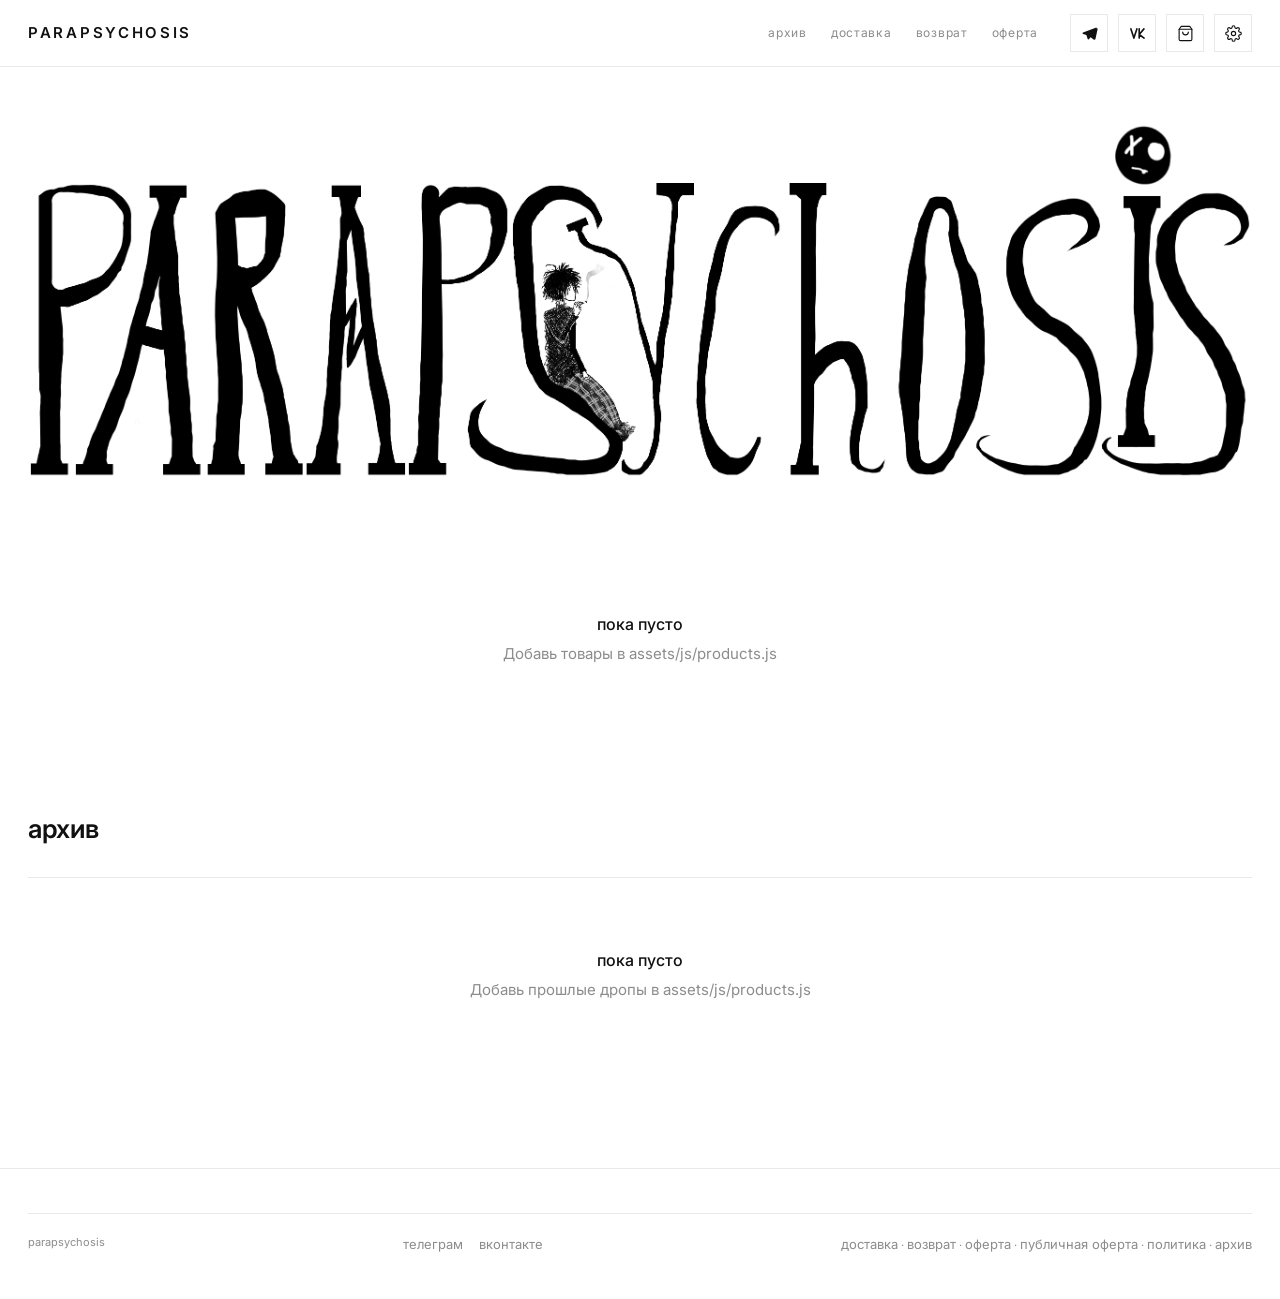
<file: index.html>
<!DOCTYPE html>
<html lang="ru">
<head>
<meta charset="utf-8">
<meta name="viewport" content="width=device-width, initial-scale=1">
<meta name="theme-color" content="#ff217d">
<meta http-equiv="Cache-Control" content="no-store, must-revalidate">
<title>parapsychosis</title>
<link rel="preconnect" href="https://fonts.googleapis.com">
<link rel="preconnect" href="https://fonts.gstatic.com" crossorigin>
<link href="https://fonts.googleapis.com/css2?family=Inter:wght@400;500;600&display=swap" rel="stylesheet">
<link rel="stylesheet" href="assets/css/style.css?v=25">
<link rel="icon" type="image/png" href="assets/img/favicon.png?v=25">
<link rel="apple-touch-icon" href="assets/img/favicon.png?v=25">
</head>
<body>

<header class="header">
  <div class="wrap header__row">
    <a href="index.html" class="logo">parapsychosis</a>
    <nav class="nav">
      <a href="#stock">наличие</a>
      <a href="archive.html">архив</a>
      <a href="delivery.html">доставка</a>
      <a href="return.html">возврат</a>
      <a href="offer.html">оферта</a>
    </nav>
    <div class="header__actions">
      <div class="socials">
        <a href="https://t.me/parapsychosis13" target="_blank" rel="noopener" aria-label="Телеграм" title="Телеграм">
          <svg viewBox="0 0 24 24" fill="currentColor" width="17" height="17" aria-hidden="true"><path d="M21.7 3.4 2.9 10.6c-1 .4-1 1.9.1 2.2l4.6 1.4 1.8 5.6c.2.7 1.1.9 1.6.3l2.6-2.9 4.7 3.5c.8.6 1.9.1 2.1-.8l3-14c.2-.9-.6-1.6-1.4-1.3z"/></svg>
        </a>
        <a href="https://vk.ru/club241979595" target="_blank" rel="noopener" aria-label="ВКонтакте" title="ВКонтакте">
<svg viewBox="0 0 24 24" fill="none" stroke="currentColor" stroke-width="2.3" stroke-linecap="round" stroke-linejoin="round" width="17" height="17" aria-hidden="true"><path d="M2.7 5.5 6.9 18.5 11.1 5.5M14.4 5.5v13M21.1 5.5l-6.7 7.9 6.9 5.1"/></svg>
        </a>
      </div>
      <button class="icon-btn" id="cartBtn" aria-label="Корзина">
        <svg width="17" height="17" viewBox="0 0 24 24" fill="none" stroke="currentColor" stroke-width="1.6" stroke-linecap="round" stroke-linejoin="round"><path d="M6 2 3 6v14a2 2 0 0 0 2 2h14a2 2 0 0 0 2-2V6l-3-4z"/><path d="M3 6h18"/><path d="M16 10a4 4 0 0 1-8 0"/></svg>
        <span class="icon-btn__count" id="cartCount">0</span>
      </button>
      <button class="gear" id="gearBtn" aria-label="Настройки" title="Настройки">
        <svg viewBox="0 0 24 24" fill="none" stroke="currentColor" stroke-width="1.6" stroke-linecap="round" stroke-linejoin="round">
          <circle cx="12" cy="12" r="3"/>
          <path d="M19.4 15a1.65 1.65 0 0 0 .33 1.82l.06.06a2 2 0 1 1-2.83 2.83l-.06-.06a1.65 1.65 0 0 0-1.82-.33 1.65 1.65 0 0 0-1 1.51V21a2 2 0 1 1-4 0v-.09A1.65 1.65 0 0 0 9 19.4a1.65 1.65 0 0 0-1.82.33l-.06.06a2 2 0 1 1-2.83-2.83l.06-.06a1.65 1.65 0 0 0 .33-1.82 1.65 1.65 0 0 0-1.51-1H3a2 2 0 1 1 0-4h.09A1.65 1.65 0 0 0 4.6 9a1.65 1.65 0 0 0-.33-1.82l-.06-.06a2 2 0 1 1 2.83-2.83l.06.06a1.65 1.65 0 0 0 1.82.33H9a1.65 1.65 0 0 0 1-1.51V3a2 2 0 1 1 4 0v.09a1.65 1.65 0 0 0 1 1.51 1.65 1.65 0 0 0 1.82-.33l.06-.06a2 2 0 1 1 2.83 2.83l-.06.06a1.65 1.65 0 0 0-.33 1.82V9a1.65 1.65 0 0 0 1.51 1H21a2 2 0 1 1 0 4h-.09a1.65 1.65 0 0 0-1.51 1z"/>
        </svg>
      </button>
    </div>
  </div>
</header>

<section class="banner">
  <div class="wrap">
    <div class="banner__logo">
      <img class="logo-light" src="logo-light.png?v=26" alt="parapsychosis" width="2609" height="757">
      <img class="logo-dark" src="logo-dark.png?v=26" alt="" aria-hidden="true" width="2609" height="757">
    </div>
  </div>
</section>

<!-- наличие -->
<section id="stock">
  <div class="wrap">
    <div class="catalog__head" id="stockHead" hidden>
      <div class="catalog__title">
        <h2>наличие</h2>
        <p id="stockMeta"></p>
      </div>
    </div>

    <div class="filters" id="filters" hidden>
      <div class="chips" id="catChips"></div>
      <div class="filters__right">
        <div class="select" id="sortSelect">
          <button class="select__btn" type="button" aria-haspopup="listbox" aria-expanded="false" aria-label="Сортировка">
            <span class="select__value" id="sortLabel">сначала новые</span>
            <svg class="select__caret" width="11" height="11" viewBox="0 0 24 24" fill="none" stroke="currentColor" stroke-width="2.2" stroke-linecap="round" stroke-linejoin="round" aria-hidden="true"><path d="m6 9 6 6 6-6"/></svg>
          </button>
          <div class="select__list" role="listbox" hidden>
            <button class="select__opt is-active" type="button" role="option" aria-selected="true" data-value="new">сначала новые</button>
            <button class="select__opt" type="button" role="option" aria-selected="false" data-value="cheap">дешевле</button>
            <button class="select__opt" type="button" role="option" aria-selected="false" data-value="exp">дороже</button>
          </div>
        </div>
        <input type="search" id="searchInput" placeholder="поиск" aria-label="Поиск">
      </div>
    </div>

    <div class="grid" id="grid"></div>
  </div>
</section>

<!-- архив -->
<section id="history">
  <div class="wrap">
    <div class="catalog__head">
      <div class="catalog__title"><h2>архив</h2></div>
    </div>
    <div class="history" id="historyList"></div>
  </div>
</section>

<footer class="footer">
  <div class="wrap">
    <div class="footer__bottom">
      <span>parapsychosis</span>
      <div class="footer__links">
        <a href="https://t.me/parapsychosis13" target="_blank" rel="noopener">телеграм</a>
        <a href="https://vk.ru/club241979595" target="_blank" rel="noopener">вконтакте</a>
      </div>
      <span>
        <a href="delivery.html">доставка</a> ·
        <a href="return.html">возврат</a> ·
        <a href="offer.html">оферта</a> ·
        <a href="public-offer.html">публичная оферта</a> ·
        <a href="privacy.html">политика</a> ·
        <a href="archive.html">архив</a>
      </span>
    </div>
  </div>
</footer>

<!-- ============ НАСТРОЙКИ ============ -->
<aside class="settings" id="settings" aria-label="Настройки">
  <div class="settings__head">
    <h3>настройки</h3>
    <button class="icon-btn" id="closeSettings" aria-label="Закрыть">
      <svg width="15" height="15" viewBox="0 0 24 24" fill="none" stroke="currentColor" stroke-width="1.8" stroke-linecap="round"><path d="M18 6 6 18M6 6l12 12"/></svg>
    </button>
  </div>

  <div class="settings__body">
    <div class="settings__group">
      <div class="settings__label">цвет кнопок <b id="hexOut">#FF217D</b></div>
      <div class="swatches" id="swatches"></div>
    </div>

    <div class="settings__group">
      <div class="settings__label">свой цвет</div>
      <div class="color-row">
        <input type="color" id="colorPicker" value="#ff217d">
        <input type="text" id="colorHex" placeholder="#FF217D" maxlength="7">
        <button class="btn btn--sm" id="applyHex">ок</button>
      </div>
    </div>

    <div class="settings__group">
      <div class="settings__label">тема</div>
      <div class="preview__row" id="themeRow">
<button class="btn btn--sm theme-btn" data-mode="light">светлая</button>
      <button class="btn btn--sm theme-btn" data-mode="dark">тёмная</button>
      <button class="btn btn--sm theme-btn" data-mode="auto">как в системе</button>
      </div>
    </div>

    <div class="settings__group">
      <label class="switch">
        <span class="switch__text">случайный цвет при заходе</span>
        <input type="checkbox" id="randomToggle" checked>
        <span class="switch__track"></span>
      </label>
    </div>

    <div class="settings__group">
      <button class="btn btn--plain btn--block" id="randomizeNow">случайный цвет</button>
      <button class="btn btn--plain btn--block" id="resetTheme" style="margin-top:6px">сбросить</button>
    </div>
  </div>
</aside>

<!-- ============ КОРЗИНА ============ -->
<div class="overlay" id="overlay"></div>

<aside class="drawer" id="cartDrawer" aria-label="Корзина">
  <div class="drawer__head">
    <h3>корзина</h3>
    <button class="icon-btn" id="closeCart" aria-label="Закрыть">
      <svg width="15" height="15" viewBox="0 0 24 24" fill="none" stroke="currentColor" stroke-width="1.8" stroke-linecap="round"><path d="M18 6 6 18M6 6l12 12"/></svg>
    </button>
  </div>
  <div class="drawer__body" id="cartBody"></div>
  <div class="drawer__foot" id="cartFoot"></div>
</aside>

<aside class="drawer" id="checkoutDrawer" aria-label="Оформление">
  <div class="drawer__head">
    <h3>оформление</h3>
    <button class="icon-btn" id="closeCheckout" aria-label="Закрыть">
      <svg width="15" height="15" viewBox="0 0 24 24" fill="none" stroke="currentColor" stroke-width="1.8" stroke-linecap="round"><path d="M18 6 6 18M6 6l12 12"/></svg>
    </button>
  </div>
  <div class="drawer__body" id="checkoutBody"></div>
</aside>

<div class="toast" id="toast"></div>

<script src="assets/js/products.js?v=25"></script>
<script src="assets/js/theme.js?v=25"></script>
<script src="assets/js/app.js?v=25"></script>
</body>
</html>
</file>
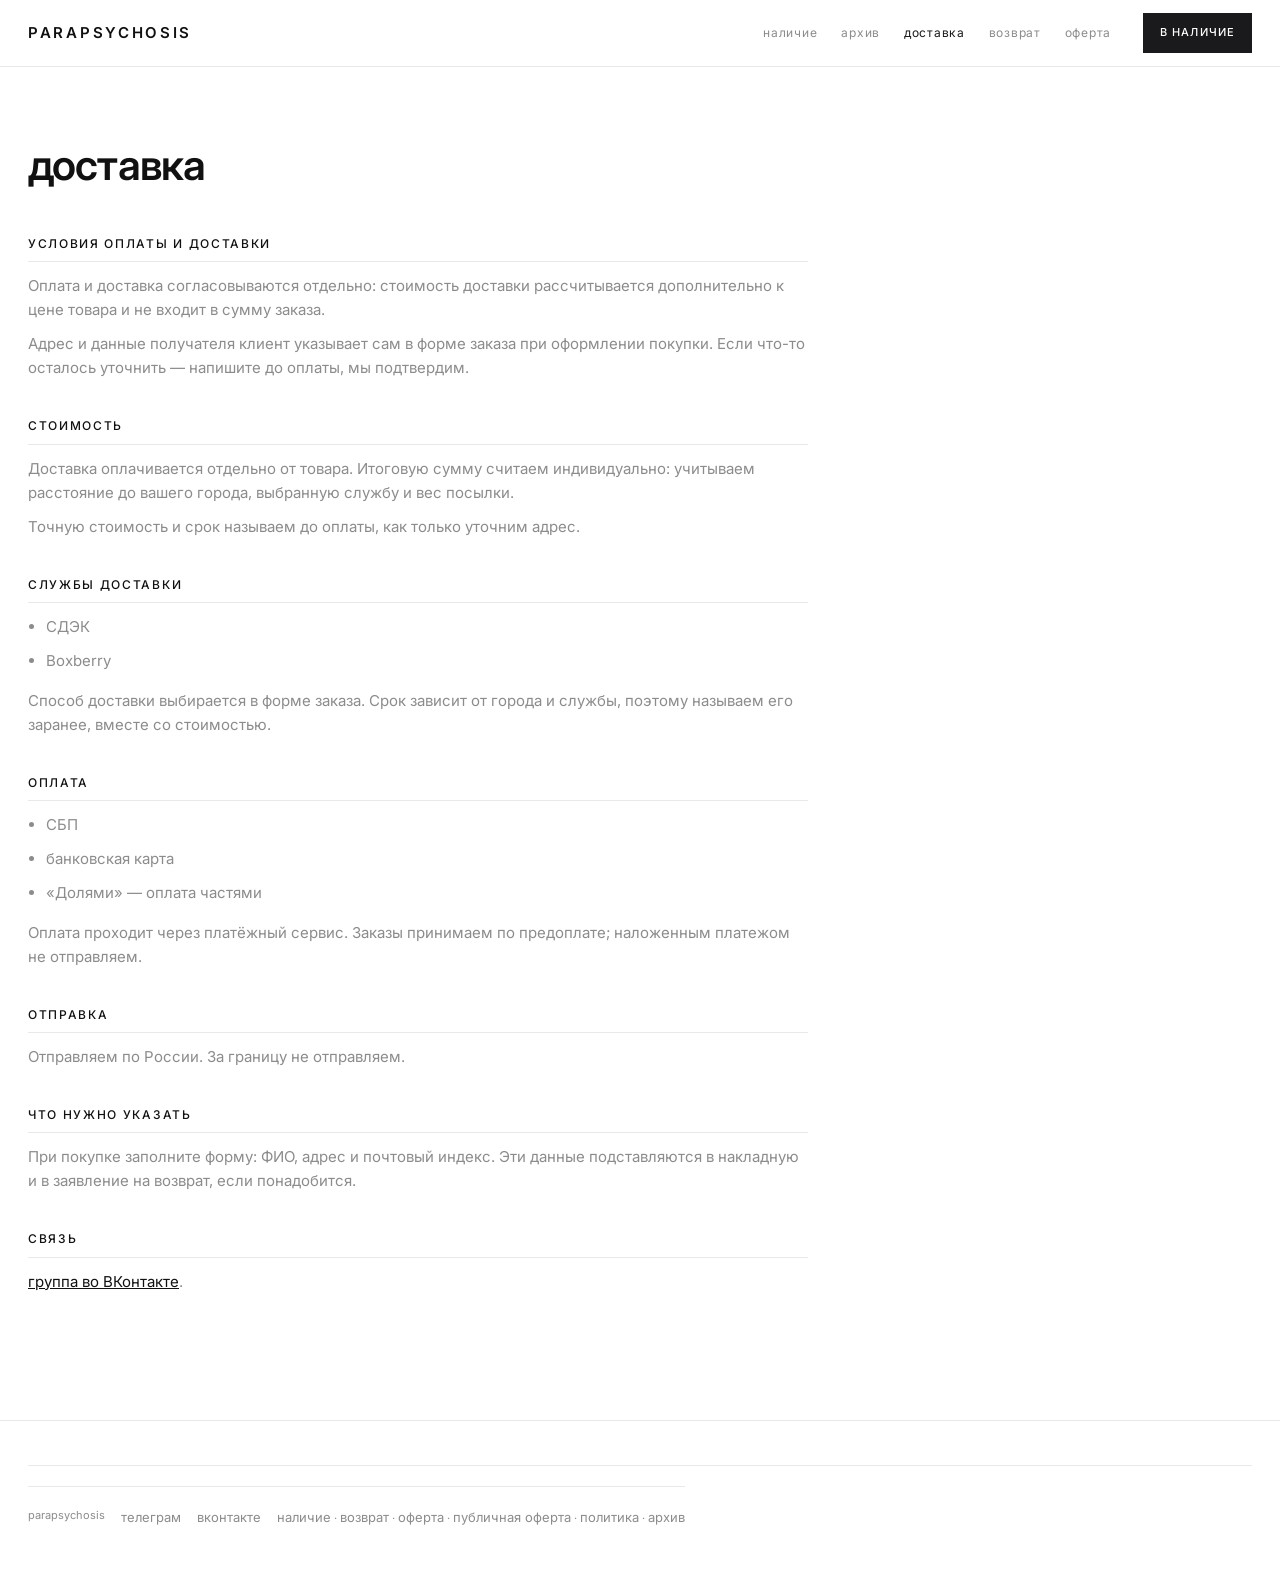
<file: delivery.html>
<!DOCTYPE html>
<html lang="ru">
<head>
<meta charset="utf-8">
<meta name="viewport" content="width=device-width, initial-scale=1">
<meta name="theme-color" content="#ff217d">
<meta http-equiv="Cache-Control" content="no-store, must-revalidate">
<title>parapsychosis</title>
<link href="https://fonts.googleapis.com/css2?family=Inter:wght@400;500;600&display=swap" rel="stylesheet">
<link rel="stylesheet" href="assets/css/style.css?v=25">
<link rel="icon" type="image/png" href="assets/img/favicon.png?v=25">
<link rel="apple-touch-icon" href="assets/img/favicon.png?v=25">
</head>
<body>

<header class="header">
  <div class="wrap header__row">
    <a href="index.html" class="logo">parapsychosis</a>
    <nav class="nav">
      <a href="index.html#stock">наличие</a>
      <a href="archive.html">архив</a>
      <a href="delivery.html">доставка</a>
      <a href="return.html">возврат</a>
      <a href="offer.html">оферта</a>
    </nav>
    <div class="header__actions">
      <a href="index.html#stock" class="btn btn--sm">в наличие</a>
    </div>
  </div>
</header>

<div class="wrap">
  <div class="page">
    <h1>доставка</h1>

    <h2>условия оплаты и доставки</h2>
    <p>Оплата и доставка согласовываются отдельно: стоимость доставки рассчитывается
    дополнительно к цене товара и не входит в сумму заказа.</p>
    <p>Адрес и данные получателя клиент указывает сам в форме заказа при оформлении покупки.
    Если что-то осталось уточнить — напишите до оплаты, мы подтвердим.</p>

    <h2>стоимость</h2>
    <p>Доставка оплачивается отдельно от товара. Итоговую сумму считаем индивидуально:
    учитываем расстояние до вашего города, выбранную службу и вес посылки.</p>
    <p>Точную стоимость и срок называем до оплаты, как только уточним адрес.</p>

    <h2>службы доставки</h2>
    <ul>
      <li>СДЭК</li>
      <li>Boxberry</li>
    </ul>
    <p>Способ доставки выбирается в форме заказа. Срок зависит от города и службы,
    поэтому называем его заранее, вместе со стоимостью.</p>

    <h2>оплата</h2>
    <ul>
      <li>СБП</li>
      <li>банковская карта</li>
      <li>«Долями» — оплата частями</li>
    </ul>
    <p>Оплата проходит через платёжный сервис. Заказы принимаем по предоплате;
    наложенным платежом не отправляем.</p>

    <h2>отправка</h2>
    <p>Отправляем по России. За границу не отправляем.</p>

    <h2>что нужно указать</h2>
    <p>При покупке заполните форму: ФИО, адрес и почтовый индекс. Эти данные подставляются
    в накладную и в заявление на возврат, если понадобится.</p>

    <h2>связь</h2>
    <p><a href="https://vk.ru/club241979595" target="_blank" rel="noopener">группа во ВКонтакте</a>.</p>
  </div>
</div>

<footer class="footer">
  <div class="wrap">
    <div class="footer__bottom">
    <div class="footer__bottom">
      <span>parapsychosis</span>
      <div class="footer__links">
        <a href="https://t.me/parapsychosis13" target="_blank" rel="noopener">телеграм</a>
        <a href="https://vk.ru/club241979595" target="_blank" rel="noopener">вконтакте</a>
      </div>
      <span>
        <a href="index.html">наличие</a> ·
        <a href="return.html">возврат</a> ·
        <a href="offer.html">оферта</a> ·
        <a href="public-offer.html">публичная оферта</a> ·
        <a href="privacy.html">политика</a> ·
        <a href="archive.html">архив</a>
      </span>
    </div>
  </div>
</footer>

<script src="assets/js/theme.js?v=25"></script>
<script>document.addEventListener('DOMContentLoaded', () => Theme.init());</script>

</body>
</html>
</file>
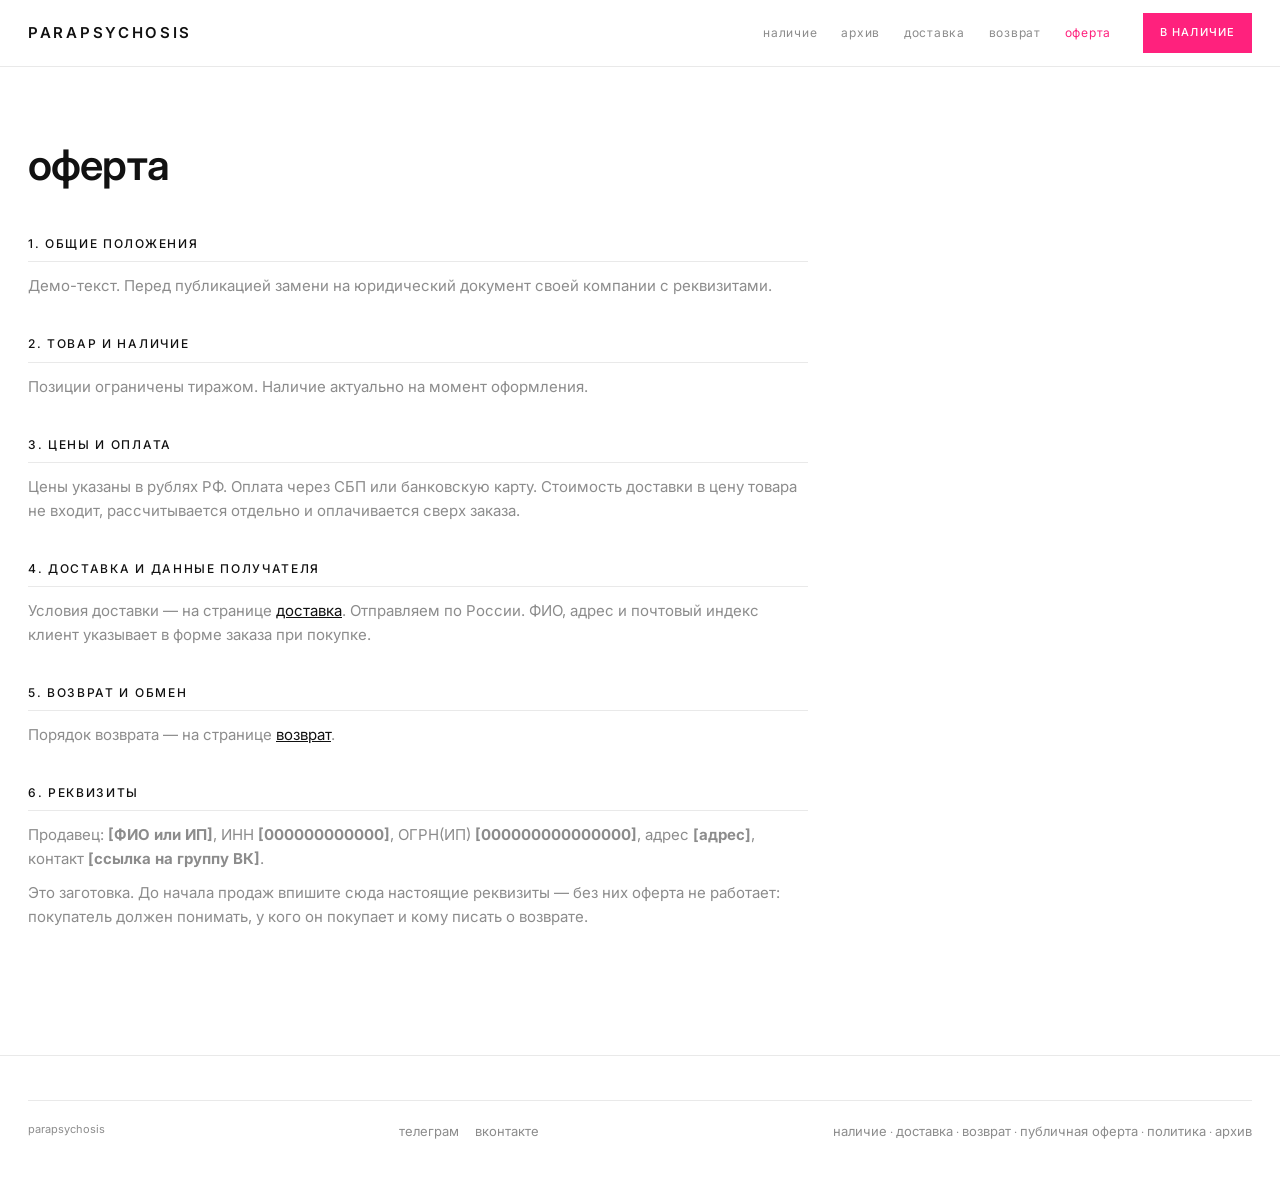
<file: offer.html>
<!DOCTYPE html>
<html lang="ru">
<head>
<meta charset="utf-8">
<meta name="viewport" content="width=device-width, initial-scale=1">
<meta name="theme-color" content="#ff217d">
<title>parapsychosis</title>
<link href="https://fonts.googleapis.com/css2?family=Inter:wght@400;500;600&display=swap" rel="stylesheet">
<link rel="stylesheet" href="assets/css/style.css?v=25">
<link rel="icon" type="image/png" href="assets/img/favicon.png?v=25">
<link rel="apple-touch-icon" href="assets/img/favicon.png?v=25">
</head>
<body>

<header class="header">
  <div class="wrap header__row">
    <a href="index.html" class="logo">parapsychosis</a>
    <nav class="nav">
      <a href="index.html#stock">наличие</a>
      <a href="archive.html">архив</a>
      <a href="delivery.html">доставка</a>
      <a href="return.html">возврат</a>
      <a href="offer.html">оферта</a>
    </nav>
    <div class="header__actions">
      <a href="index.html#stock" class="btn btn--sm">в наличие</a>
    </div>
  </div>
</header>

<div class="wrap">
  <div class="page">
    <h1>оферта</h1>

    <h2>1. Общие положения</h2>
    <p>Демо-текст. Перед публикацией замени на юридический документ своей компании с реквизитами.</p>

    <h2>2. Товар и наличие</h2>
    <p>Позиции ограничены тиражом. Наличие актуально на момент оформления.</p>

    <h2>3. Цены и оплата</h2>
    <p>Цены указаны в рублях РФ. Оплата через СБП или банковскую карту.
    Стоимость доставки в цену товара не входит, рассчитывается отдельно и оплачивается сверх заказа.</p>

    <h2>4. Доставка и данные получателя</h2>
    <p>Условия доставки — на странице <a href="delivery.html">доставка</a>.
    Отправляем по России. ФИО, адрес и почтовый индекс клиент указывает в форме заказа при покупке.</p>

    <h2>5. Возврат и обмен</h2>
    <p>Порядок возврата — на странице <a href="return.html">возврат</a>.</p>

    <h2>6. Реквизиты</h2>
    <p>Продавец: <b>[ФИО или ИП]</b>, ИНН <b>[000000000000]</b>, ОГРН(ИП) <b>[000000000000000]</b>,
    адрес <b>[адрес]</b>, контакт <b>[ссылка на группу ВК]</b>.</p>
    <p>Это заготовка. До начала продаж впишите сюда настоящие реквизиты — без них
    оферта не работает: покупатель должен понимать, у кого он покупает и кому писать о возврате.</p>
  </div>
</div>

<footer class="footer">
  <div class="wrap">
    <div class="footer__bottom">
      <span>parapsychosis</span>
      <div class="footer__links">
        <a href="https://t.me/parapsychosis13" target="_blank" rel="noopener">телеграм</a>
        <a href="https://vk.ru/club241979595" target="_blank" rel="noopener">вконтакте</a>
      </div>
      <span>
        <a href="index.html">наличие</a> ·
        <a href="delivery.html">доставка</a> ·
        <a href="return.html">возврат</a> ·
        <a href="public-offer.html">публичная оферта</a> ·
        <a href="privacy.html">политика</a> ·
        <a href="archive.html">архив</a>
      </span>
    </div>
  </div>
</footer>

<script src="assets/js/theme.js?v=25"></script>
<script>document.addEventListener('DOMContentLoaded', () => Theme.init());</script>

</body>
</html>
</file>
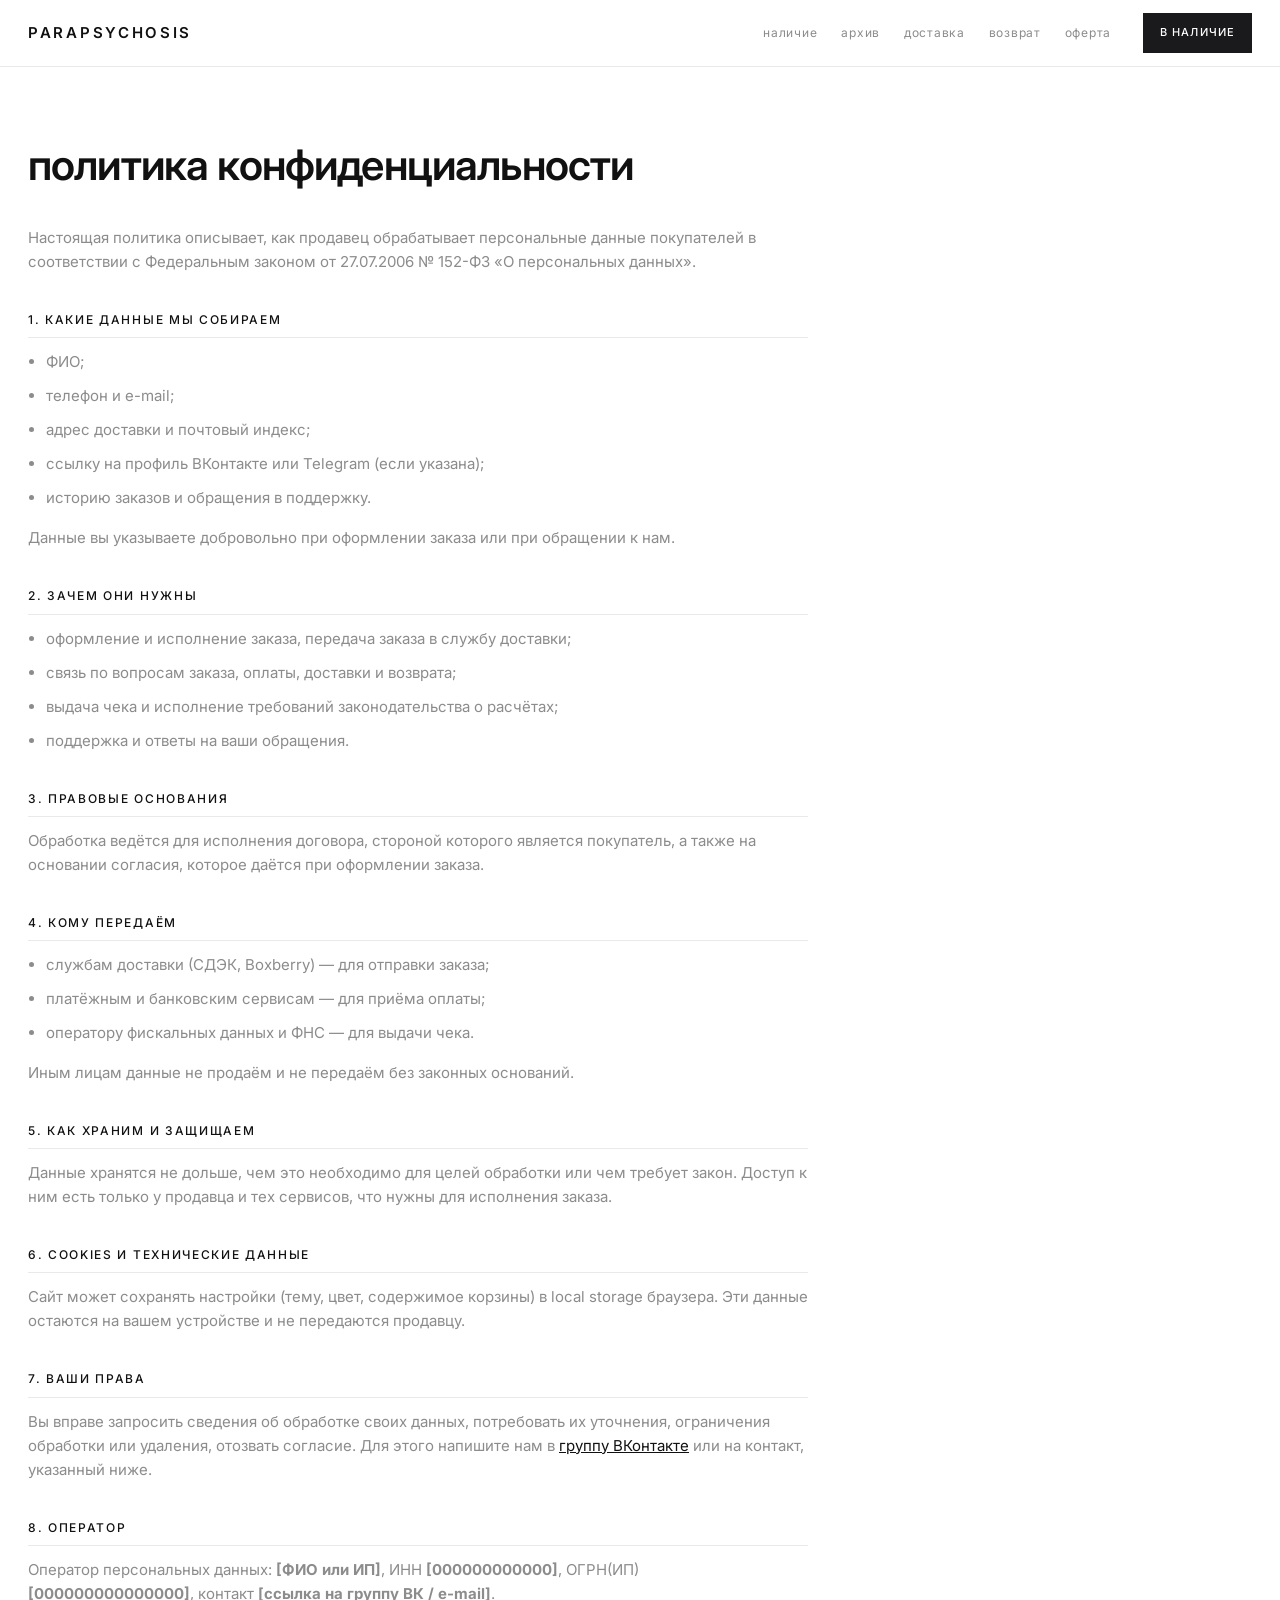
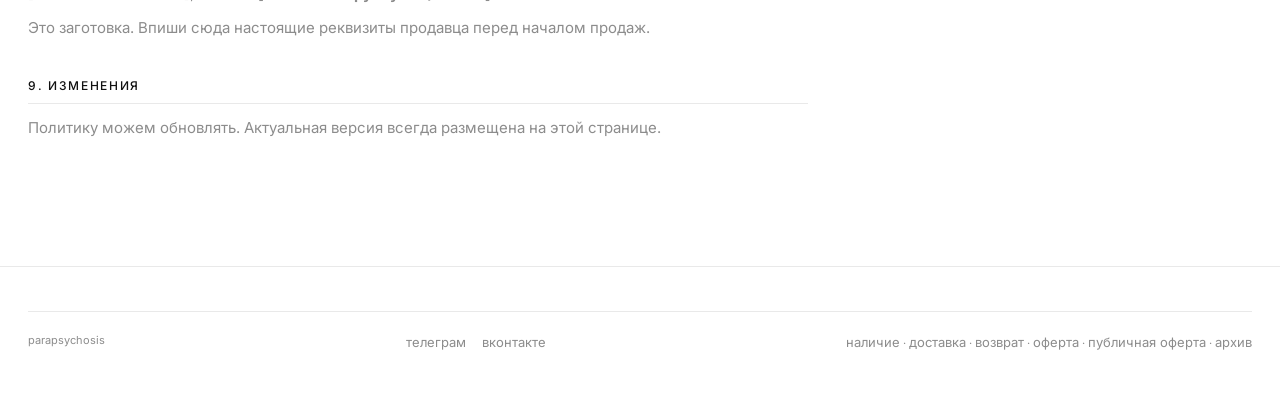
<file: privacy.html>
<!DOCTYPE html>
<html lang="ru">
<head>
<meta charset="utf-8">
<meta name="viewport" content="width=device-width, initial-scale=1">
<meta name="theme-color" content="#ff217d">
<meta http-equiv="Cache-Control" content="no-store, must-revalidate">
<title>parapsychosis</title>
<link href="https://fonts.googleapis.com/css2?family=Inter:wght@400;500;600&display=swap" rel="stylesheet">
<link rel="stylesheet" href="assets/css/style.css?v=25">
<link rel="icon" type="image/png" href="assets/img/favicon.png?v=25">
<link rel="apple-touch-icon" href="assets/img/favicon.png?v=25">
</head>
<body>

<header class="header">
  <div class="wrap header__row">
    <a href="index.html" class="logo">parapsychosis</a>
    <nav class="nav">
      <a href="index.html#stock">наличие</a>
      <a href="archive.html">архив</a>
      <a href="delivery.html">доставка</a>
      <a href="return.html">возврат</a>
      <a href="offer.html">оферта</a>
    </nav>
    <div class="header__actions">
      <a href="index.html#stock" class="btn btn--sm">в наличие</a>
    </div>
  </div>
</header>

<div class="wrap">
  <div class="page">
    <h1>политика конфиденциальности</h1>
    <p>Настоящая политика описывает, как продавец обрабатывает персональные данные покупателей
    в соответствии с Федеральным законом от 27.07.2006 № 152-ФЗ «О персональных данных».</p>

    <h2>1. какие данные мы собираем</h2>
    <ul>
      <li>ФИО;</li>
      <li>телефон и e-mail;</li>
      <li>адрес доставки и почтовый индекс;</li>
      <li>ссылку на профиль ВКонтакте или Telegram (если указана);</li>
      <li>историю заказов и обращения в поддержку.</li>
    </ul>
    <p>Данные вы указываете добровольно при оформлении заказа или при обращении к нам.</p>

    <h2>2. зачем они нужны</h2>
    <ul>
      <li>оформление и исполнение заказа, передача заказа в службу доставки;</li>
      <li>связь по вопросам заказа, оплаты, доставки и возврата;</li>
      <li>выдача чека и исполнение требований законодательства о расчётах;</li>
      <li>поддержка и ответы на ваши обращения.</li>
    </ul>

    <h2>3. правовые основания</h2>
    <p>Обработка ведётся для исполнения договора, стороной которого является покупатель,
    а также на основании согласия, которое даётся при оформлении заказа.</p>

    <h2>4. кому передаём</h2>
    <ul>
      <li>службам доставки (СДЭК, Boxberry) — для отправки заказа;</li>
      <li>платёжным и банковским сервисам — для приёма оплаты;</li>
      <li>оператору фискальных данных и ФНС — для выдачи чека.</li>
    </ul>
    <p>Иным лицам данные не продаём и не передаём без законных оснований.</p>

    <h2>5. как храним и защищаем</h2>
    <p>Данные хранятся не дольше, чем это необходимо для целей обработки или чем требует
    закон. Доступ к ним есть только у продавца и тех сервисов, что нужны для исполнения заказа.</p>

    <h2>6. cookies и технические данные</h2>
    <p>Сайт может сохранять настройки (тему, цвет, содержимое корзины) в local storage браузера.
    Эти данные остаются на вашем устройстве и не передаются продавцу.</p>

    <h2>7. ваши права</h2>
    <p>Вы вправе запросить сведения об обработке своих данных, потребовать их уточнения,
    ограничения обработки или удаления, отозвать согласие. Для этого напишите нам в
    <a href="https://vk.ru/club241979595" target="_blank" rel="noopener">группу ВКонтакте</a>
    или на контакт, указанный ниже.</p>

    <h2>8. оператор</h2>
    <p>Оператор персональных данных: <b>[ФИО или ИП]</b>, ИНН <b>[000000000000]</b>,
    ОГРН(ИП) <b>[000000000000000]</b>, контакт <b>[ссылка на группу ВК / e-mail]</b>.</p>
    <p>Это заготовка. Впиши сюда настоящие реквизиты продавца перед началом продаж.</p>

    <h2>9. изменения</h2>
    <p>Политику можем обновлять. Актуальная версия всегда размещена на этой странице.</p>
  </div>
</div>

<footer class="footer">
  <div class="wrap">
    <div class="footer__bottom">
      <span>parapsychosis</span>
      <div class="footer__links">
        <a href="https://t.me/parapsychosis13" target="_blank" rel="noopener">телеграм</a>
        <a href="https://vk.ru/club241979595" target="_blank" rel="noopener">вконтакте</a>
      </div>
      <span>
        <a href="index.html">наличие</a> ·
        <a href="delivery.html">доставка</a> ·
        <a href="return.html">возврат</a> ·
        <a href="offer.html">оферта</a> ·
        <a href="public-offer.html">публичная оферта</a> ·
        <a href="archive.html">архив</a>
      </span>
    </div>
  </div>
</footer>

<script src="assets/js/theme.js?v=25"></script>
<script>document.addEventListener('DOMContentLoaded', () => Theme.init());</script>

</body>
</html>
</file>
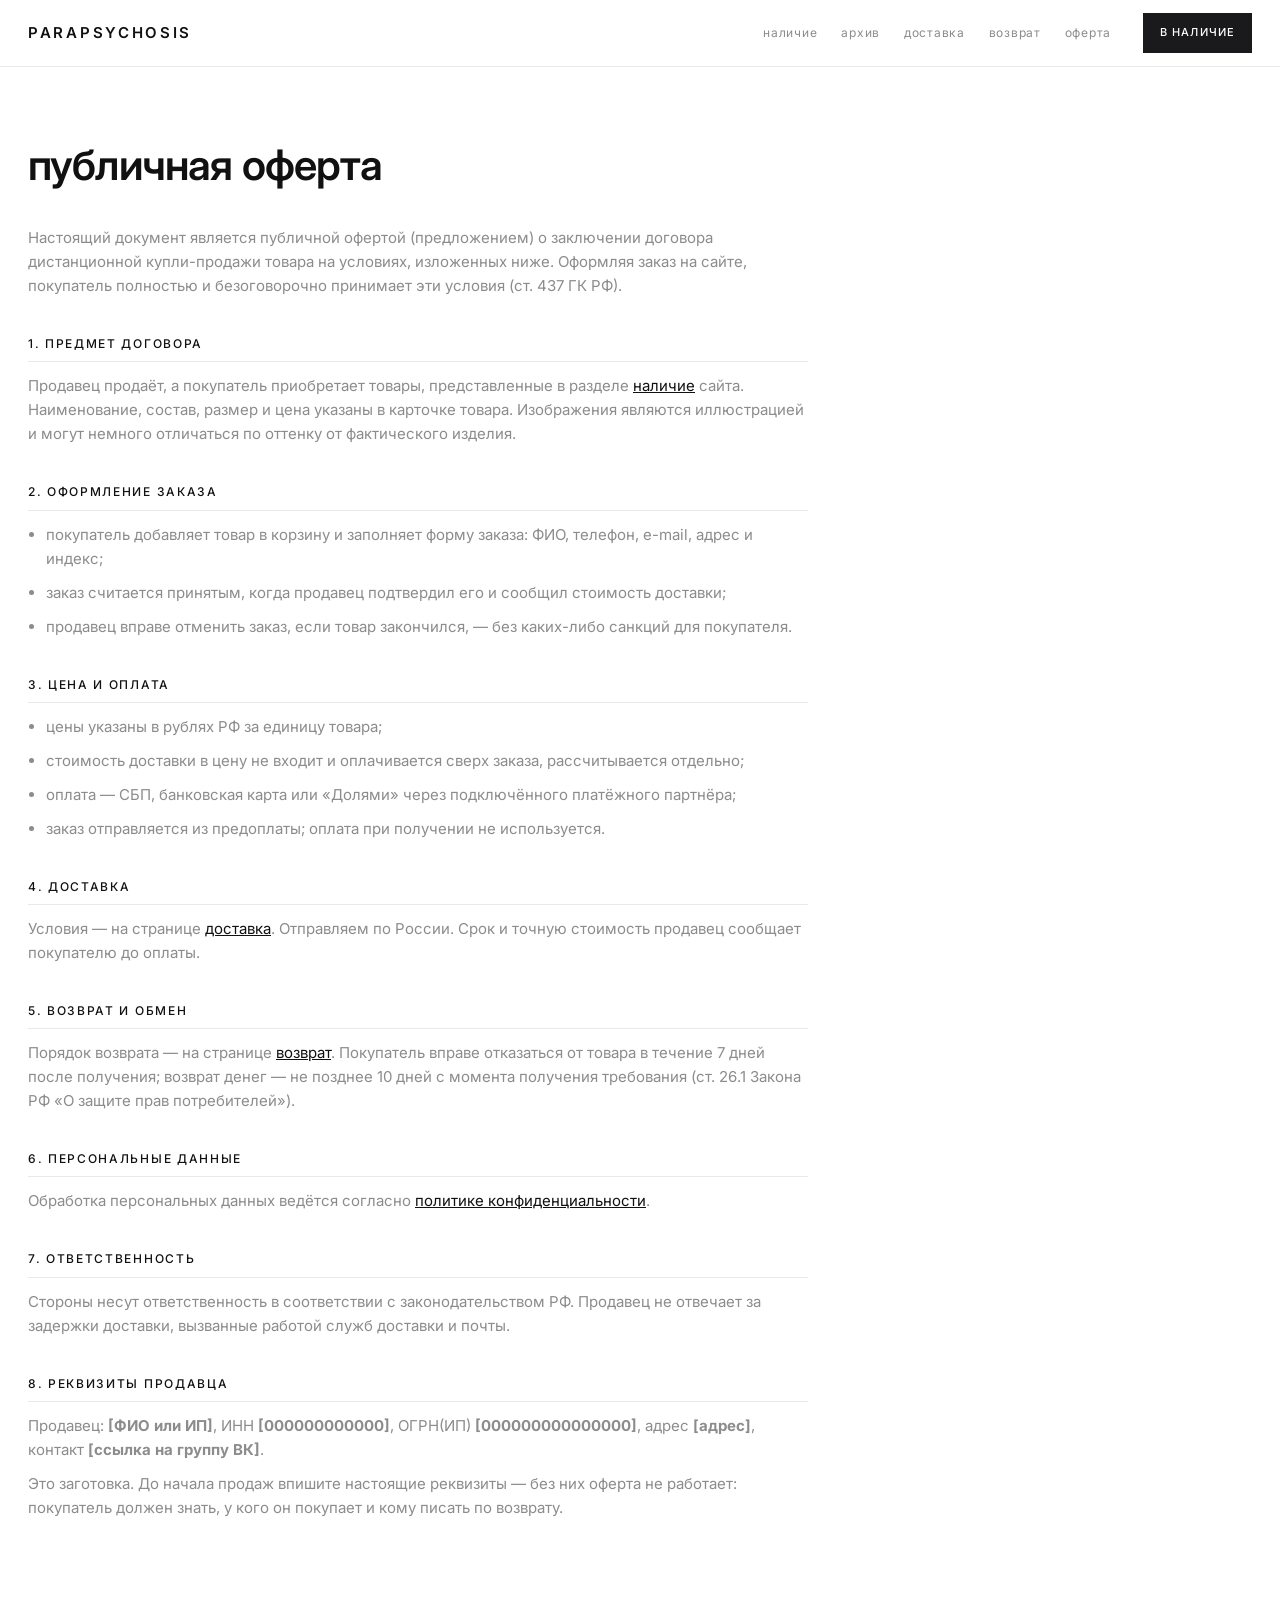
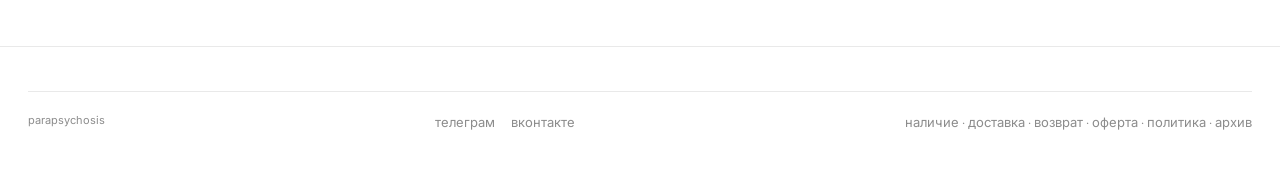
<file: public-offer.html>
<!DOCTYPE html>
<html lang="ru">
<head>
<meta charset="utf-8">
<meta name="viewport" content="width=device-width, initial-scale=1">
<meta name="theme-color" content="#ff217d">
<meta http-equiv="Cache-Control" content="no-store, must-revalidate">
<title>parapsychosis</title>
<link href="https://fonts.googleapis.com/css2?family=Inter:wght@400;500;600&display=swap" rel="stylesheet">
<link rel="stylesheet" href="assets/css/style.css?v=25">
<link rel="icon" type="image/png" href="assets/img/favicon.png?v=25">
<link rel="apple-touch-icon" href="assets/img/favicon.png?v=25">
</head>
<body>

<header class="header">
  <div class="wrap header__row">
    <a href="index.html" class="logo">parapsychosis</a>
    <nav class="nav">
      <a href="index.html#stock">наличие</a>
      <a href="archive.html">архив</a>
      <a href="delivery.html">доставка</a>
      <a href="return.html">возврат</a>
      <a href="offer.html">оферта</a>
    </nav>
    <div class="header__actions">
      <a href="index.html#stock" class="btn btn--sm">в наличие</a>
    </div>
  </div>
</header>

<div class="wrap">
  <div class="page">
    <h1>публичная оферта</h1>
    <p>Настоящий документ является публичной офертой (предложением) о заключении договора
    дистанционной купли-продажи товара на условиях, изложенных ниже. Оформляя заказ на сайте,
    покупатель полностью и безоговорочно принимает эти условия (ст. 437 ГК РФ).</p>

    <h2>1. предмет договора</h2>
    <p>Продавец продаёт, а покупатель приобретает товары, представленные в разделе
    <a href="index.html#stock">наличие</a> сайта. Наименование, состав, размер и цена указаны
    в карточке товара. Изображения являются иллюстрацией и могут немного отличаться по оттенку
    от фактического изделия.</p>

    <h2>2. оформление заказа</h2>
    <ul>
      <li>покупатель добавляет товар в корзину и заполняет форму заказа: ФИО, телефон, e-mail, адрес и индекс;</li>
      <li>заказ считается принятым, когда продавец подтвердил его и сообщил стоимость доставки;</li>
      <li>продавец вправе отменить заказ, если товар закончился, — без каких-либо санкций для покупателя.</li>
    </ul>

    <h2>3. цена и оплата</h2>
    <ul>
      <li>цены указаны в рублях РФ за единицу товара;</li>
      <li>стоимость доставки в цену не входит и оплачивается сверх заказа, рассчитывается отдельно;</li>
      <li>оплата — СБП, банковская карта или «Долями» через подключённого платёжного партнёра;</li>
      <li>заказ отправляется из предоплаты; оплата при получении не используется.</li>
    </ul>

    <h2>4. доставка</h2>
    <p>Условия — на странице <a href="delivery.html">доставка</a>. Отправляем по России.
    Срок и точную стоимость продавец сообщает покупателю до оплаты.</p>

    <h2>5. возврат и обмен</h2>
    <p>Порядок возврата — на странице <a href="return.html">возврат</a>. Покупатель вправе
    отказаться от товара в течение 7 дней после получения; возврат денег — не позднее 10 дней
    с момента получения требования (ст. 26.1 Закона РФ «О защите прав потребителей»).</p>

    <h2>6. персональные данные</h2>
    <p>Обработка персональных данных ведётся согласно
    <a href="privacy.html">политике конфиденциальности</a>.</p>

    <h2>7. ответственность</h2>
    <p>Стороны несут ответственность в соответствии с законодательством РФ. Продавец не отвечает
    за задержки доставки, вызванные работой служб доставки и почты.</p>

    <h2>8. реквизиты продавца</h2>
    <p>Продавец: <b>[ФИО или ИП]</b>, ИНН <b>[000000000000]</b>, ОГРН(ИП) <b>[000000000000000]</b>,
    адрес <b>[адрес]</b>, контакт <b>[ссылка на группу ВК]</b>.</p>
    <p>Это заготовка. До начала продаж впишите настоящие реквизиты — без них оферта не работает:
    покупатель должен знать, у кого он покупает и кому писать по возврату.</p>
  </div>
</div>

<footer class="footer">
  <div class="wrap">
    <div class="footer__bottom">
      <span>parapsychosis</span>
      <div class="footer__links">
        <a href="https://t.me/parapsychosis13" target="_blank" rel="noopener">телеграм</a>
        <a href="https://vk.ru/club241979595" target="_blank" rel="noopener">вконтакте</a>
      </div>
      <span>
        <a href="index.html">наличие</a> ·
        <a href="delivery.html">доставка</a> ·
        <a href="return.html">возврат</a> ·
        <a href="offer.html">оферта</a> ·
        <a href="privacy.html">политика</a> ·
        <a href="archive.html">архив</a>
      </span>
    </div>
  </div>
</footer>

<script src="assets/js/theme.js?v=25"></script>
<script>document.addEventListener('DOMContentLoaded', () => Theme.init());</script>

</body>
</html>
</file>
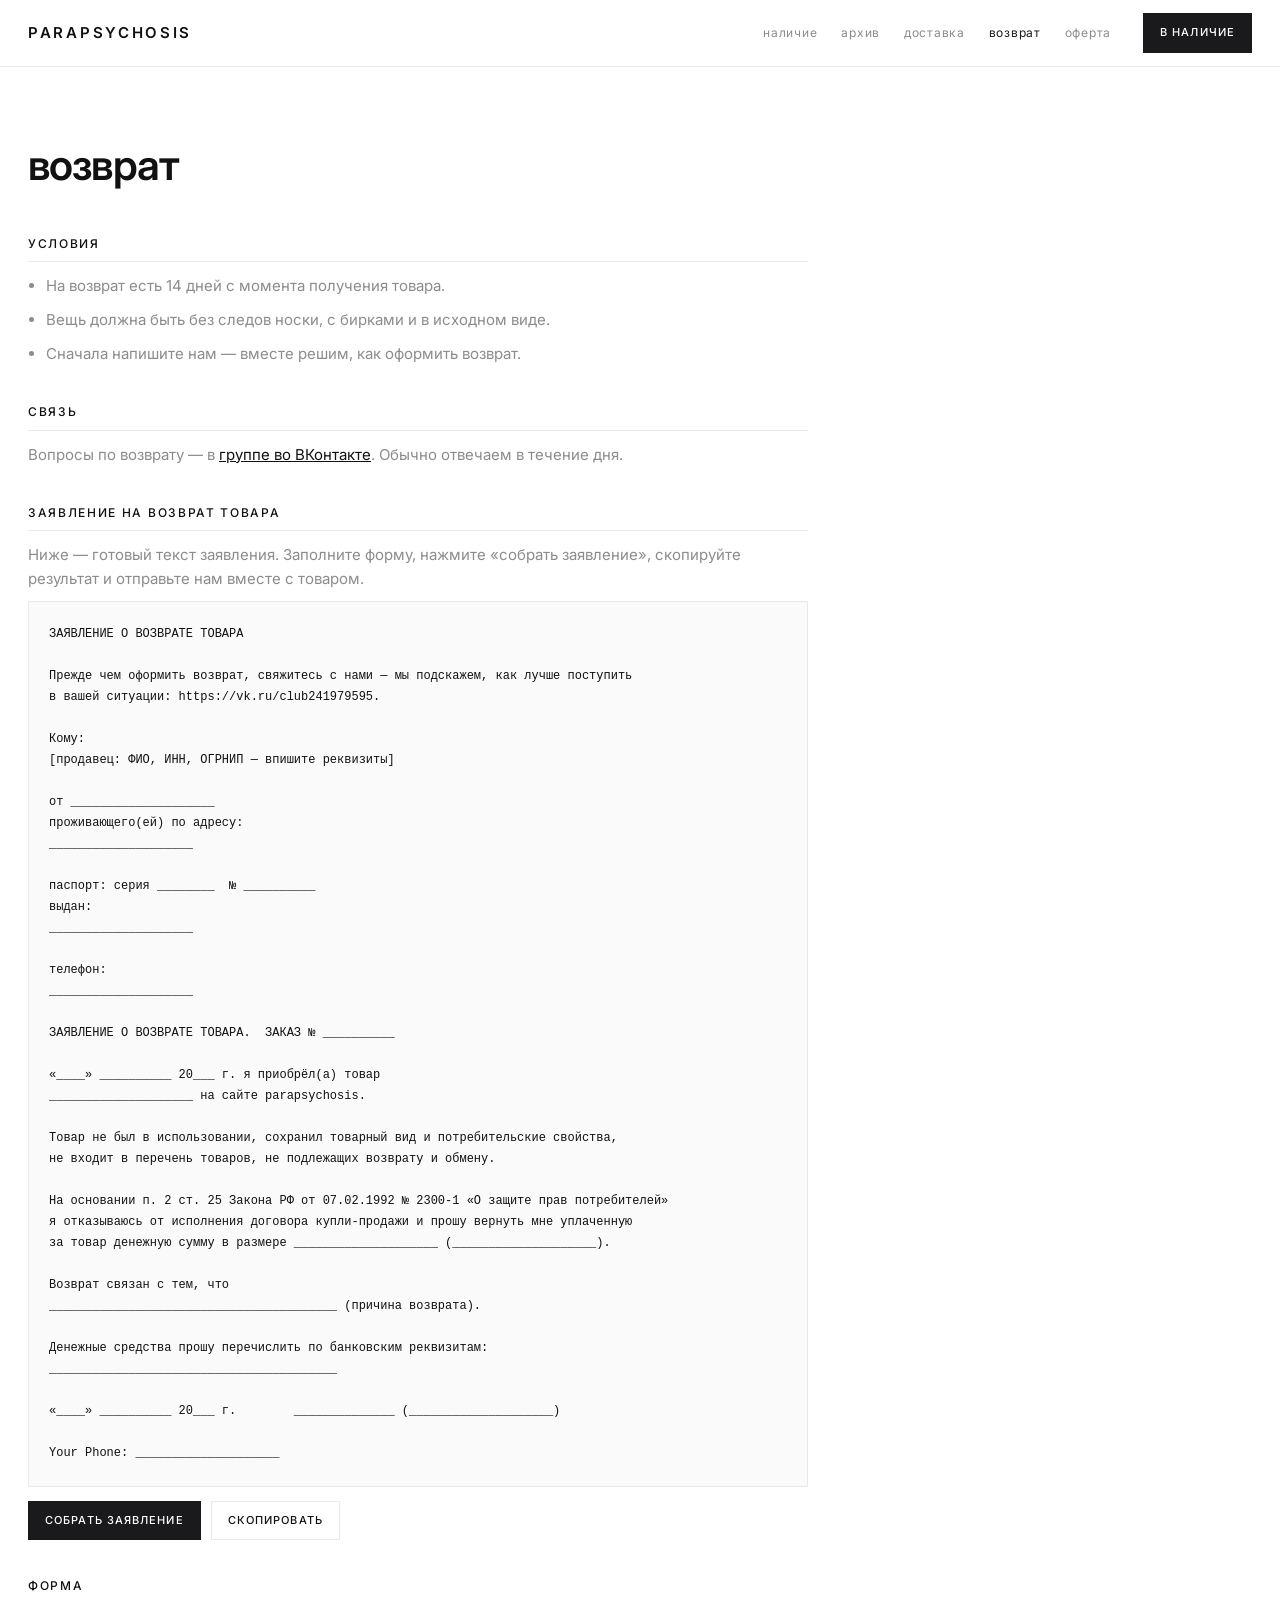
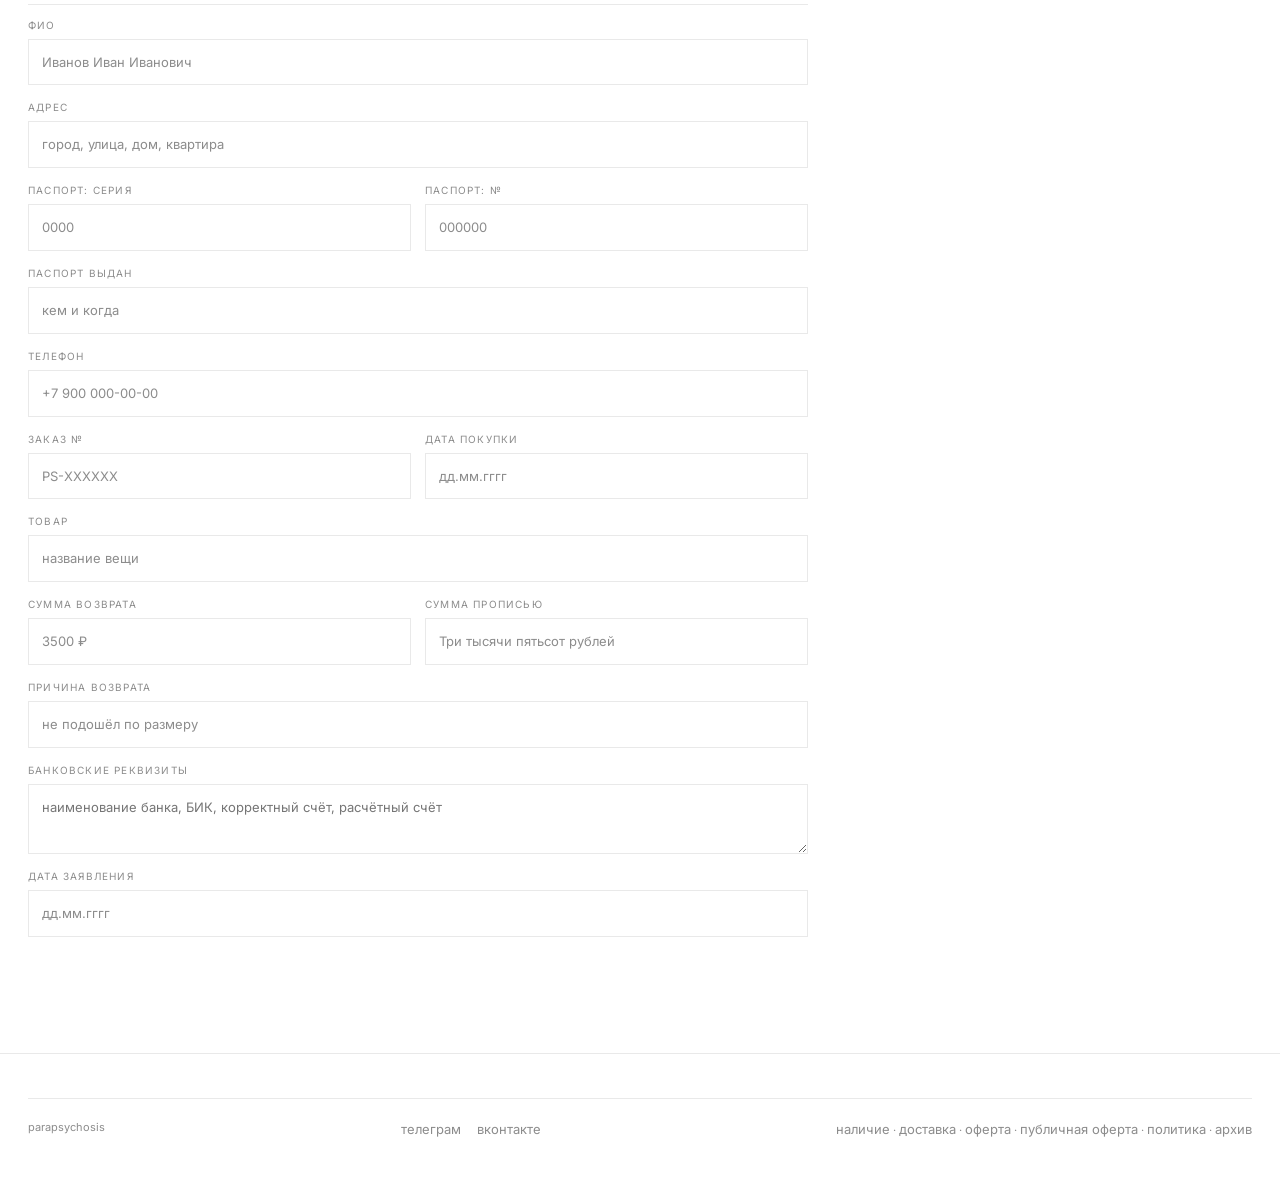
<file: return.html>
<!DOCTYPE html>
<html lang="ru">
<head>
<meta charset="utf-8">
<meta name="viewport" content="width=device-width, initial-scale=1">
<meta name="theme-color" content="#ff217d">
<meta http-equiv="Cache-Control" content="no-store, must-revalidate">
<title>parapsychosis</title>
<link href="https://fonts.googleapis.com/css2?family=Inter:wght@400;500;600&display=swap" rel="stylesheet">
<link rel="stylesheet" href="assets/css/style.css?v=25">
<link rel="icon" type="image/png" href="assets/img/favicon.png?v=25">
<link rel="apple-touch-icon" href="assets/img/favicon.png?v=25">
</head>
<body>

<header class="header">
  <div class="wrap header__row">
    <a href="index.html" class="logo">parapsychosis</a>
    <nav class="nav">
      <a href="index.html#stock">наличие</a>
      <a href="archive.html">архив</a>
      <a href="delivery.html">доставка</a>
      <a href="return.html">возврат</a>
      <a href="offer.html">оферта</a>
    </nav>
    <div class="header__actions">
      <a href="index.html#stock" class="btn btn--sm">в наличие</a>
    </div>
  </div>
</header>

<div class="wrap">
  <div class="page">
    <h1>возврат</h1>

    <h2>условия</h2>
    <ul>
      <li>На возврат есть 14 дней с момента получения товара.</li>
      <li>Вещь должна быть без следов носки, с бирками и в исходном виде.</li>
      <li>Сначала напишите нам — вместе решим, как оформить возврат.</li>
    </ul>

    <h2>связь</h2>
    <p>Вопросы по возврату — в
      <a href="https://vk.ru/club241979595" target="_blank" rel="noopener">группе во ВКонтакте</a>.
      Обычно отвечаем в течение дня.</p>

    <h2>заявление на возврат товара</h2>
    <p>Ниже — готовый текст заявления. Заполните форму, нажмите «собрать заявление»,
    скопируйте результат и отправьте нам вместе с товаром.</p>

    <div class="statement" id="statement"></div>

    <div class="statement-actions">
      <button class="btn btn--sm" id="buildStatement">собрать заявление</button>
      <button class="btn btn--sm btn--plain" id="copyStatement">скопировать</button>
      <span class="form__msg" id="copyMsg"></span>
    </div>

    <h2>форма</h2>

    <div class="form">
      <div class="form__grid">
        <div class="field field--wide">
          <label for="r-name">ФИО</label>
          <input id="r-name" type="text" placeholder="Иванов Иван Иванович">
        </div>
        <div class="field field--wide">
          <label for="r-addr">адрес</label>
          <input id="r-addr" type="text" placeholder="город, улица, дом, квартира">
        </div>
        <div class="field">
          <label for="r-ps">паспорт: серия</label>
          <input id="r-ps" type="text" placeholder="0000">
        </div>
        <div class="field">
          <label for="r-pn">паспорт: №</label>
          <input id="r-pn" type="text" placeholder="000000">
        </div>
        <div class="field field--wide">
          <label for="r-pw">паспорт выдан</label>
          <input id="r-pw" type="text" placeholder="кем и когда">
        </div>
        <div class="field field--wide">
          <label for="r-phone">телефон</label>
          <input id="r-phone" type="tel" placeholder="+7 900 000-00-00">
        </div>
        <div class="field">
          <label for="r-order">заказ №</label>
          <input id="r-order" type="text" placeholder="PS-XXXXXX">
        </div>
        <div class="field">
          <label for="r-date">дата покупки</label>
          <input id="r-date" type="text" placeholder="дд.мм.гггг">
        </div>
        <div class="field field--wide">
          <label for="r-item">товар</label>
          <input id="r-item" type="text" placeholder="название вещи">
        </div>
        <div class="field">
          <label for="r-sum">сумма возврата</label>
          <input id="r-sum" type="text" placeholder="3500 ₽">
        </div>
        <div class="field">
          <label for="r-sumword">сумма прописью</label>
          <input id="r-sumword" type="text" placeholder="Три тысячи пятьсот рублей">
        </div>
        <div class="field field--wide">
          <label for="r-reason">причина возврата</label>
          <input id="r-reason" type="text" placeholder="не подошёл по размеру">
        </div>
        <div class="field field--wide">
          <label for="r-bank">банковские реквизиты</label>
          <textarea id="r-bank" placeholder="наименование банка, БИК, корректный счёт, расчётный счёт"></textarea>
        </div>
        <div class="field field--wide">
          <label for="r-sdate">дата заявления</label>
          <input id="r-sdate" type="text" placeholder="дд.мм.гггг">
        </div>
      </div>
    </div>
  </div>
</div>

<footer class="footer">
  <div class="wrap">
    <div class="footer__bottom">
      <span>parapsychosis</span>
      <div class="footer__links">
        <a href="https://t.me/parapsychosis13" target="_blank" rel="noopener">телеграм</a>
        <a href="https://vk.ru/club241979595" target="_blank" rel="noopener">вконтакте</a>
      </div>
      <span>
        <a href="index.html">наличие</a> ·
        <a href="delivery.html">доставка</a> ·
        <a href="offer.html">оферта</a> ·
        <a href="public-offer.html">публичная оферта</a> ·
        <a href="privacy.html">политика</a> ·
        <a href="archive.html">архив</a>
      </span>
    </div>
  </div>
</footer>

<script src="assets/js/theme.js?v=25"></script>
<script>
const SITE = 'parapsychosis';
const VK = 'https://vk.ru/club241979595';
const SELLER = '[продавец: ФИО, ИНН, ОГРНИП — впишите реквизиты]';

const blanks = {
  from: '____________________',
  addr: '____________________',
  ps:   '________',
  pn:   '__________',
  pw:   '____________________',
  phone:'____________________',
  order:'__________',
  date: '«____» __________ 20___ г.',
  item: '____________________',
  sum:  '____________________',
  sumw: '____________________',
  why:  '________________________________________',
  bank: '________________________________________',
  sdate:'«____» __________ 20___ г.',
  sign: '______________'
};

/* берёт значение поля, а если его нет или пусто — ставит прочерк */
function v(id, blankKey) {
  const el = document.getElementById(id);
  const val = el ? (el.value || '').trim() : '';
  return val || blanks[blankKey || id.slice(2)] || '____________________';
}

function statementText() {
  return [
    'ЗАЯВЛЕНИЕ О ВОЗВРАТЕ ТОВАРА',
    '',
    'Прежде чем оформить возврат, свяжитесь с нами — мы подскажем, как лучше поступить',
    'в вашей ситуации: ' + VK + '.',
    '',
    'Кому:',
    SELLER,
    '',
    'от ' + blanks.from,
    'проживающего(ей) по адресу:',
    v('r-addr'),
    '',
    'паспорт: серия ' + v('r-ps') + '  № ' + v('r-pn'),
    'выдан:',
    v('r-pw'),
    '',
    'телефон:',
    v('r-phone'),
    '',
    'ЗАЯВЛЕНИЕ О ВОЗВРАТЕ ТОВАРА.  ЗАКАЗ № ' + v('r-order'),
    '',
    v('r-date') + ' я приобрёл(а) товар',
    v('r-item') + ' на сайте ' + SITE + '.',
    '',
    'Товар не был в использовании, сохранил товарный вид и потребительские свойства,',
    'не входит в перечень товаров, не подлежащих возврату и обмену.',
    '',
    'На основании п. 2 ст. 25 Закона РФ от 07.02.1992 № 2300-1 «О защите прав потребителей»',
    'я отказываюсь от исполнения договора купли-продажи и прошу вернуть мне уплаченную',
    'за товар денежную сумму в размере ' + v('r-sum') + ' (' + v('r-sumword') + ').',
    '',
    'Возврат связан с тем, что',
    v('r-reason', 'why') + ' (причина возврата).',
    '',
    'Денежные средства прошу перечислить по банковским реквизитам:',
    v('r-bank'),
    '',
    v('r-sdate') + '        ' + blanks.sign + ' (' + v('r-name') + ')',
    '',
    'Your Phone: ' + v('r-phone')
  ].join('\n');
}

document.addEventListener('DOMContentLoaded', () => {
  Theme.init();

  /* подставляем сохранённые данные из прошлого заказа */
  try {
    const saved = JSON.parse(localStorage.getItem('shop.contacts')) || {};
    const map = { 'r-name': saved.name, 'r-addr': saved.addr, 'r-phone': saved.phone };
    for (const [id, val] of Object.entries(map)) {
      if (val) document.getElementById(id).value = val;
    }
  } catch {}

  document.getElementById('statement').textContent = statementText();

  document.getElementById('buildStatement').addEventListener('click', () => {
    document.getElementById('statement').textContent = statementText();
    document.getElementById('copyMsg').textContent = 'готово';
    document.getElementById('copyMsg').className = 'form__msg';
  });

  document.getElementById('copyStatement').addEventListener('click', () => {
    const text = statementText();
    const msg = document.getElementById('copyMsg');
    const done = () => { msg.textContent = 'скопировано'; msg.className = 'form__msg'; };
    const failed = () => {
      msg.textContent = 'не вышло — выделите текст и скопируйте вручную';
      msg.className = 'form__msg err';
      window.getSelection().selectAllChildren(document.getElementById('statement'));
    };

    /* буфер обмена может быть недоступен или висеть — всегда есть запасной путь */
    const fallback = () => {
      const ta = document.createElement('textarea');
      ta.value = text;
      ta.setAttribute('readonly', '');
      ta.style.cssText = 'position:fixed;left:-9999px;top:0';
      document.body.appendChild(ta);
      ta.select();
      let copied = false;
      try { copied = document.execCommand('copy'); } catch {}
      ta.remove();
      copied ? done() : failed();
    };

    if (!navigator.clipboard || !navigator.clipboard.writeText) return fallback();

    let settled = false;
    const timer = setTimeout(() => { if (!settled) { settled = true; fallback(); } }, 500);
    navigator.clipboard.writeText(text).then(() => {
      if (settled) return;
      settled = true; clearTimeout(timer); done();
    }, () => {
      if (settled) return;
      settled = true; clearTimeout(timer); fallback();
    });
  });
});
</script>

</body>
</html>
</file>
<file: assets/css/style.css>
/* ============================================================
   Минималистичная тема. Без неона, свечений и градиентов.
   Акцент — только заливка кнопок, плоско.
   ============================================================ */
:root {
  --accent: #ff217d;
  --accent-ink: #ffffff;

  --bg: #ffffff;
  --surface: #fafafa;
  --line: #e9e9e9;
  --line-strong: #d4d4d4;
  --text: #111111;
  --muted: #8c8c8c;

  --radius: 0px;
  --maxw: 1280px;
}

[data-theme="dark"] {
  --bg: #0c0c0c;
  --surface: #141414;
  --line: #262626;
  --line-strong: #383838;
  --text: #f2f2f2;
  --muted: #8a8a8a;
}

* { box-sizing: border-box; margin: 0; padding: 0; }

/* атрибут hidden должен побеждать любые авторские display,
   иначе .filters { display: flex } показывает скрытые блоки */
[hidden] { display: none !important; }

html { scroll-behavior: smooth; }

body {
  background: var(--bg);
  color: var(--text);
  font: 15px/1.6 "Inter", -apple-system, "Segoe UI", system-ui, sans-serif;
  -webkit-font-smoothing: antialiased;
  transition: background .2s, color .2s;
}

img { display: block; max-width: 100%; }
a { color: inherit; text-decoration: none; }
button, input, select, textarea { font: inherit; color: inherit; }
button { cursor: pointer; background: none; border: 0; }
::selection { background: var(--text); color: var(--bg); }

.wrap { max-width: var(--maxw); margin: 0 auto; padding: 0 28px; }

/* ---------- кнопки ---------- */
.btn {
  display: inline-flex;
  align-items: center;
  justify-content: center;
  gap: 10px;
  padding: 13px 26px;
  background: var(--accent);
  color: var(--accent-ink);
  border: 1px solid var(--accent);
  font-weight: 500;
  font-size: 12px;
  letter-spacing: .1em;
  text-transform: uppercase;
  transition: background .15s, color .15s, border-color .15s;
}
.btn:hover { background: var(--text); border-color: var(--text); color: var(--bg); }
.btn:disabled { opacity: .35; cursor: not-allowed; background: var(--surface); border-color: var(--line); color: var(--muted); }
.btn--block { width: 100%; }
.btn--ghost { background: transparent; color: var(--text); border-color: var(--line-strong); }
.btn--ghost:hover { background: var(--text); border-color: var(--text); color: var(--bg); }
.btn--plain { background: transparent; color: var(--text); border-color: var(--line); }
.btn--plain:hover { background: var(--surface); border-color: var(--line-strong); color: var(--text); }
.btn--sm { padding: 10px 16px; font-size: 11px; }
.btn.is-active { background: var(--accent); color: var(--accent-ink); border-color: var(--accent); }

/* ---------- переключатель темы ---------- */
.theme-btn { background: transparent; color: var(--text); border-color: var(--line-strong); }
.theme-btn:hover { background: var(--surface); color: var(--text); border-color: var(--text); }
.theme-btn.is-active,
.theme-btn.is-active:hover {
  background: var(--accent);
  color: var(--accent-ink);
  border-color: var(--accent);
  font-weight: 600;
}
.theme-btn.is-active::after { content: "\2713"; font-size: 11px; }

.tag {
  display: inline-block;
  padding: 4px 8px;
  border: 1px solid var(--line-strong);
  color: var(--muted);
  font-size: 10px;
  letter-spacing: .12em;
  text-transform: uppercase;
}
.tag--sold { color: var(--muted); background: var(--surface); }

/* ---------- шапка ---------- */
.header {
  position: sticky;
  top: 0;
  z-index: 60;
  background: var(--bg);
  border-bottom: 1px solid var(--line);
}
.header__row { display: flex; align-items: center; gap: 32px; height: 66px; }

.logo { font-weight: 600; font-size: 15px; letter-spacing: .18em; text-transform: uppercase; transition: color .15s; }
.logo:hover { color: var(--accent); }
.logo span { color: var(--muted); }

.nav { display: flex; gap: 24px; margin-left: auto; }
.nav a { color: var(--muted); font-size: 12px; letter-spacing: .06em; transition: color .15s; }
.nav a:hover { color: var(--accent); }
.nav a[aria-current="page"] { color: var(--accent); }

.header__actions { display: flex; align-items: center; gap: 10px; }

/* ---------- соцсети ---------- */
.socials { display: flex; gap: 10px; }
.socials a {
  width: 38px; height: 38px;
  display: grid; place-items: center;
  border: 1px solid var(--line);
  color: var(--text);
  transition: border-color .15s, color .15s;
}
.socials a:hover { border-color: var(--text); color: var(--accent); }

.icon-btn {
  width: 38px; height: 38px;
  display: grid; place-items: center;
  border: 1px solid var(--line);
  color: var(--text);
  transition: border-color .15s, color .15s;
  position: relative;
}
.icon-btn:hover { border-color: var(--text); color: var(--accent); }
.icon-btn__count {
  position: absolute; top: -6px; right: -6px;
  min-width: 17px; height: 17px; padding: 0 5px;
  display: none; place-items: center;
  background: var(--accent); color: var(--accent-ink);
  font-size: 10px; font-weight: 600;
}
.icon-btn__count.is-active { display: grid; }

.gear {
  width: 38px; height: 38px;
  display: grid; place-items: center;
  border: 1px solid var(--line);
  color: var(--text);
  transition: transform .3s cubic-bezier(.3,1.4,.5,1), border-color .15s, color .15s;
}
.gear:hover { border-color: var(--text); color: var(--accent); }
.gear.is-open { transform: rotate(90deg); background: var(--accent); border-color: var(--accent); color: var(--accent-ink); }
.gear svg { width: 17px; height: 17px; }

/* ---------- панель настроек ---------- */
.settings {
  position: fixed;
  top: 0; right: 0; bottom: 0;
  width: min(340px, 100%);
  z-index: 90;
  background: var(--bg);
  border-left: 1px solid var(--line);
  transform: translateX(100%);
  transition: transform .3s cubic-bezier(.4,0,.2,1);
  display: flex;
  flex-direction: column;
}
.settings.is-open { transform: translateX(0); }

.settings__head {
  display: flex; align-items: center; justify-content: space-between;
  padding: 16px 20px;
  border-bottom: 1px solid var(--line);
  flex-shrink: 0;
}
.settings__head h3 { font-size: 12px; letter-spacing: .16em; text-transform: uppercase; font-weight: 500; }
.settings__body { padding: 22px 20px; overflow-y: auto; flex: 1; }
.settings__group { margin-bottom: 28px; }
.settings__label {
  display: flex; align-items: center; justify-content: space-between;
  font-size: 10px; letter-spacing: .14em; text-transform: uppercase;
  color: var(--muted); margin-bottom: 12px;
}
.settings__label b { color: var(--text); font-weight: 500; font-family: ui-monospace, monospace; letter-spacing: 0; }

.swatches { display: grid; grid-template-columns: repeat(3, 1fr); gap: 8px; }
.swatch {
  aspect-ratio: 1;
  border: 1px solid var(--line);
  position: relative;
  transition: border-color .15s;
}
.swatch:hover { border-color: var(--text); }
.swatch.is-active { border-color: var(--text); outline: 1px solid var(--text); outline-offset: 2px; }

.color-row { display: flex; gap: 8px; align-items: center; }
.color-row input[type="color"] {
  width: 46px; height: 40px;
  padding: 2px;
  background: none;
  border: 1px solid var(--line);
  cursor: pointer;
}
.color-row input[type="text"] {
  flex: 1;
  background: transparent;
  border: 1px solid var(--line);
  padding: 11px 12px;
  font-family: ui-monospace, monospace;
  font-size: 12px;
  text-transform: uppercase;
}
.color-row input:focus { outline: none; border-color: var(--text); }

.switch { display: flex; align-items: center; justify-content: space-between; gap: 12px; cursor: pointer; }
.switch input { display: none; }
.switch__track {
  width: 38px; height: 20px;
  border: 1px solid var(--line-strong);
  position: relative;
  transition: border-color .15s, background .15s;
  flex-shrink: 0;
}
.switch__track::after {
  content: ""; position: absolute; top: 3px; left: 3px;
  width: 12px; height: 12px;
  background: var(--muted);
  transition: transform .2s cubic-bezier(.3,1.4,.5,1), background .15s;
}
.switch input:checked + .switch__track { border-color: var(--text); background: var(--surface); }
.switch input:checked + .switch__track::after { transform: translateX(18px); background: var(--accent); }
.switch__text { font-size: 13px; }

.preview { border: 1px solid var(--line); padding: 14px; display: grid; gap: 10px; }
.preview__row { display: flex; gap: 8px; flex-wrap: wrap; }
.preview__hint { font-size: 11px; color: var(--muted); margin-top: 8px; line-height: 1.5; }

/* ---------- баннер ---------- */
.banner { padding: 56px 0 0; }
.banner img { width: 100%; height: auto; display: block; }

/* логотип: светлая и тёмная версии, одинаковые пропорции — не прыгает */
.banner__logo .logo-dark { display: none; }
[data-theme="dark"] .banner__logo .logo-light { display: none; }
[data-theme="dark"] .banner__logo .logo-dark { display: block; }

/* ---------- наличие ---------- */
#stock { padding: 64px 0 0; }
.catalog__head { margin-bottom: 28px; }
.catalog__title h2 { font-size: 26px; font-weight: 600; letter-spacing: -.01em; }
.catalog__title p { color: var(--muted); font-size: 13px; margin-top: 4px; }

.filters {
  display: flex; align-items: center; gap: 12px; flex-wrap: wrap;
  padding: 16px 0;
  border-top: 1px solid var(--line);
  border-bottom: 1px solid var(--line);
  margin-bottom: 32px;
}
.chips { display: flex; gap: 6px; flex-wrap: wrap; }
.chip {
  padding: 8px 14px;
  border: 1px solid var(--line);
  background: transparent;
  color: var(--muted);
  font-size: 11px; letter-spacing: .1em; text-transform: uppercase;
  transition: all .15s;
}
.chip:hover { color: var(--text); border-color: var(--text); }
.chip.is-active { background: var(--text); color: var(--bg); border-color: var(--text); font-weight: 500; }

.filters__right { margin-left: auto; display: flex; gap: 8px; align-items: center; }
.filters select, .filters input {
  background: transparent;
  border: 1px solid var(--line);
  padding: 9px 12px;
  font-size: 12px;
  color: var(--text);
}
.filters input::placeholder { color: var(--muted); }
.filters select:focus, .filters input:focus { outline: none; border-color: var(--text); }

/* ---------- свой список сортировки ----------
   нативный select рисует список средствами системы, тема на него не действует */
.select { position: relative; }
.select__btn {
  display: flex; align-items: center; gap: 10px;
  width: 100%;
  padding: 9px 12px;
  background: transparent;
  border: 1px solid var(--line);
  font-size: 12px;
  color: var(--text);
  transition: border-color .15s;
}
.select__btn:hover { border-color: var(--text); }
.select__btn[aria-expanded="true"] { border-color: var(--text); }
.select__value { white-space: nowrap; }
.select__caret { color: var(--muted); transition: transform .18s; }
.select__btn[aria-expanded="true"] .select__caret { transform: rotate(180deg); color: var(--accent); }

.select__list {
  position: absolute;
  top: calc(100% + 6px);
  right: 0;
  z-index: 40;
  min-width: 100%;
  display: grid;
  background: var(--bg);
  border: 1px solid var(--line-strong);
  box-shadow: 0 12px 28px rgba(0,0,0,.14);
}
.select__opt {
  padding: 10px 14px;
  font-size: 12px;
  text-align: left;
  color: var(--text);
  white-space: nowrap;
  transition: color .12s, background .12s;
}
.select__opt:hover { background: var(--surface); }
.select__opt.is-active { color: var(--accent); font-weight: 600; }
.select__opt.is-active::after { content: " ✓"; }
[data-theme="dark"] .select__list { box-shadow: 0 12px 28px rgba(0,0,0,.55); }

/* ---------- карточки ---------- */
.grid { display: grid; grid-template-columns: repeat(auto-fill, minmax(240px, 1fr)); gap: 32px 24px; }
.card { display: flex; flex-direction: column; }
.card:hover .card__media { border-color: var(--text); }
.card.is-sold { opacity: .45; }

.card__media {
  aspect-ratio: 4/3.2;
  display: grid; place-items: center;
  background: var(--surface);
  border: 1px solid var(--line);
  color: var(--text);
  position: relative;
  overflow: hidden;
  transition: border-color .15s;
}
.card__media img { width: 58%; opacity: .8; }
.card__badges { position: absolute; top: 10px; left: 10px; display: flex; gap: 6px; }

.card__body { padding-top: 12px; display: flex; flex-direction: column; gap: 9px; flex: 1; }
.card__name { font-size: 13px; font-weight: 500; }
.card__price { display: flex; align-items: baseline; gap: 8px; }
.card__price b { font-size: 13px; font-weight: 500; }
.card__price s { color: var(--muted); font-size: 12px; }

.card__foot { margin-top: auto; padding-top: 4px; }

.empty { padding: 70px 20px; text-align: center; color: var(--muted); grid-column: 1/-1; }
.empty b { display: block; color: var(--text); font-size: 16px; margin-bottom: 4px; font-weight: 500; }

/* ---------- история ---------- */
#history { padding: 72px 0 0; }
.history { border-top: 1px solid var(--line); }
.history__row {
  display: flex; gap: 28px;
  padding: 22px 0;
  border-bottom: 1px solid var(--line);
}
.history__date {
  flex: 0 0 110px;
  font-size: 13px;
  color: var(--muted);
  font-variant-numeric: tabular-nums;
}
.history__title { font-size: 15px; font-weight: 500; }
.history__note { font-size: 14px; color: var(--muted); margin-top: 4px; }
@media (max-width: 640px) {
  .history__row { flex-direction: column; gap: 6px; }
  .history__date { flex: none; }
}

/* ---------- панели ---------- */
.overlay {
  position: fixed; inset: 0; z-index: 80;
  background: rgba(0,0,0,.35);
  opacity: 0; pointer-events: none;
  transition: opacity .25s;
}
.overlay.is-open { opacity: 1; pointer-events: auto; }

.drawer {
  position: fixed; top: 0; right: 0; bottom: 0;
  width: min(420px, 100%);
  z-index: 85;
  background: var(--bg);
  border-left: 1px solid var(--line);
  display: flex; flex-direction: column;
  transform: translateX(100%);
  transition: transform .3s cubic-bezier(.4,0,.2,1);
}
.drawer.is-open { transform: translateX(0); }
.drawer__head { display: flex; align-items: center; justify-content: space-between; padding: 16px 20px; border-bottom: 1px solid var(--line); }
.drawer__head h3 { font-size: 12px; letter-spacing: .16em; text-transform: uppercase; font-weight: 500; }
.drawer__body { flex: 1; overflow-y: auto; padding: 20px; }
.drawer__foot { border-top: 1px solid var(--line); padding: 18px 20px; display: grid; gap: 10px; }

.cart-item { display: grid; grid-template-columns: 58px 1fr auto; gap: 14px; padding: 14px 0; border-bottom: 1px solid var(--line); align-items: start; }
.cart-item__img { aspect-ratio: 1; background: var(--surface); border: 1px solid var(--line); display: grid; place-items: center; color: var(--text); }
.cart-item__img img { width: 62%; opacity: .8; }
.cart-item__name { font-size: 12px; font-weight: 500; }
.cart-item__meta { font-size: 11px; color: var(--muted); margin-top: 2px; }
.cart-item__price { font-size: 12px; font-weight: 500; text-align: right; }
.qty { display: flex; align-items: center; gap: 8px; margin-top: 9px; }
.qty button { width: 22px; height: 22px; border: 1px solid var(--line); font-size: 12px; line-height: 1; }
.qty button:hover { border-color: var(--text); }
.qty span { font-size: 12px; min-width: 16px; text-align: center; }
.cart-item__del { color: var(--muted); font-size: 11px; text-decoration: underline; margin-left: 4px; }
.cart-item__del:hover { color: var(--text); }

.sum-row { display: flex; justify-content: space-between; font-size: 12px; color: var(--muted); }
.sum-row--total { font-size: 14px; color: var(--text); font-weight: 500; padding-top: 10px; border-top: 1px solid var(--line); }
.sum-row--total b { font-weight: 600; }

/* ---------- формы ---------- */
.form { display: grid; gap: 16px; }
.form__grid { display: grid; grid-template-columns: 1fr 1fr; gap: 14px; }
.field { display: grid; gap: 6px; }
.field label { font-size: 10px; letter-spacing: .12em; text-transform: uppercase; color: var(--muted); }
.field input, .field select, .field textarea {
  background: transparent;
  border: 1px solid var(--line);
  padding: 12px 13px;
  font-size: 13px;
  width: 100%;
}
.field textarea { resize: vertical; min-height: 70px; }
.field input:focus, .field select:focus, .field textarea:focus { outline: none; border-color: var(--text); }
.field input::placeholder { color: var(--muted); }
.field--wide { grid-column: 1/-1; }
.form__hint { font-size: 12px; color: var(--muted); line-height: 1.5; margin-bottom: 8px; }
.field.is-error input, .field.is-error select { border-color: #d33; }
.field__err { font-size: 10px; color: #d33; }

.radios { display: grid; gap: 6px; }
.radio {
  display: flex; align-items: center; gap: 12px;
  padding: 12px 13px;
  border: 1px solid var(--line);
  cursor: pointer;
  transition: border-color .15s;
}
.radio:hover { border-color: var(--line-strong); }
.radio input { accent-color: var(--accent); width: 14px; height: 14px; }
.radio:has(input:checked) { border-color: var(--text); }
.radio__text { font-size: 13px; }
.radio__hint { font-size: 10px; color: var(--muted); }


.form__msg { font-size: 12px; min-height: 16px; color: var(--muted); }
.form__msg.err { color: #d33; }

.agree { display: flex; gap: 10px; align-items: flex-start; font-size: 11px; color: var(--muted); line-height: 1.5; }
.agree input { accent-color: var(--accent); margin-top: 2px; }
.agree a { text-decoration: underline; }

.success { text-align: center; padding: 30px 10px; display: grid; gap: 12px; justify-items: center; }
.success__mark { width: 46px; height: 46px; border: 1px solid var(--text); display: grid; place-items: center; }
.success h3 { font-size: 17px; font-weight: 500; text-transform: uppercase; letter-spacing: .08em; }
.success p { color: var(--muted); font-size: 13px; max-width: 32ch; }
.success__num { font-family: ui-monospace, monospace; font-size: 17px; }

/* ---------- подвал ---------- */
.footer { border-top: 1px solid var(--line); margin-top: 96px; padding: 44px 0; }
.footer__grid { display: grid; grid-template-columns: 1.4fr 1fr 1fr; gap: 40px; margin-bottom: 36px; }
.footer h4 { font-size: 10px; letter-spacing: .16em; text-transform: uppercase; color: var(--muted); margin-bottom: 14px; font-weight: 500; }
.footer li { list-style: none; margin-bottom: 7px; }
.footer a { font-size: 13px; }
.footer a:hover { color: var(--accent); }
.footer__bottom { display: flex; justify-content: space-between; gap: 16px; flex-wrap: wrap; padding-top: 20px; border-top: 1px solid var(--line); font-size: 11px; color: var(--muted); }
.footer__links { display: flex; gap: 16px; }
.footer__links a:hover { color: var(--accent); }

/* ---------- статьи ---------- */
.page { padding: 64px 0 20px; max-width: 780px; }
.page h1 { font-size: clamp(28px, 5vw, 42px); font-weight: 600; letter-spacing: -.02em; margin-bottom: 28px; }
.page h2 { font-size: 12px; text-transform: uppercase; letter-spacing: .14em; margin: 36px 0 12px; font-weight: 500; padding-bottom: 8px; border-bottom: 1px solid var(--line); }
.page p, .page li { color: var(--muted); margin-bottom: 10px; }
.page ul, .page ol { padding-left: 18px; margin-bottom: 16px; }
.page a { color: var(--text); text-decoration: underline; }
.page table { width: 100%; border-collapse: collapse; margin: 14px 0 20px; font-size: 13px; }
.page th, .page td { padding: 10px 12px; border-bottom: 1px solid var(--line); text-align: left; }
.page th { color: var(--muted); font-size: 10px; letter-spacing: .12em; text-transform: uppercase; font-weight: 500; }

/* ---------- заявление на возврат ---------- */
.statement {
  white-space: pre-wrap;
  font-family: ui-monospace, SFMono-Regular, Menlo, Consolas, monospace;
  font-size: 12px;
  line-height: 1.75;
  padding: 22px 20px;
  border: 1px solid var(--line);
  background: var(--surface);
  margin-bottom: 14px;
}
.statement-actions { display: flex; align-items: center; gap: 10px; flex-wrap: wrap; margin-bottom: 8px; }

.toast {
  position: fixed; left: 50%; bottom: 24px;
  transform: translate(-50%, calc(100% + 40px));
  z-index: 120;
  background: var(--text); color: var(--bg);
  padding: 12px 22px;
  font-size: 11px; letter-spacing: .1em; text-transform: uppercase;
  opacity: 0; visibility: hidden; pointer-events: none;
  transition: transform .28s cubic-bezier(.3,1.4,.5,1), opacity .2s, visibility .28s;
}
.toast.is-show { transform: translate(-50%, 0); opacity: 1; visibility: visible; }

@media (max-width: 860px) {
  .nav { display: none; }
  .footer__grid { grid-template-columns: 1fr; }
  .form__grid { grid-template-columns: 1fr; }
  .filters__right { margin-left: 0; width: 100%; flex-wrap: wrap; }
  /* flex: 1 не даёт элементу стать уже текста, поэтому на узких
     экранах строка переносится, а не вылезает за край */
  .filters select, .filters input, .filters .select { flex: 1 1 160px; min-width: 0; }
  .hero { padding: 56px 0 40px; }
  .wrap { padding: 0 18px; }
  .grid { grid-template-columns: repeat(auto-fill, minmax(150px, 1fr)); gap: 24px 14px; }
}

/* на узких телефонах иконки соцсетей остаются видны (ТГ и ВК) */
@media (max-width: 480px) {
  .header__row { gap: 10px; }
  .logo { font-size: 12px; letter-spacing: .08em; }
  .header__actions { gap: 6px; margin-left: auto; }
  .nav { display: none; }
  .footer__bottom { gap: 12px; }
}
</file>
